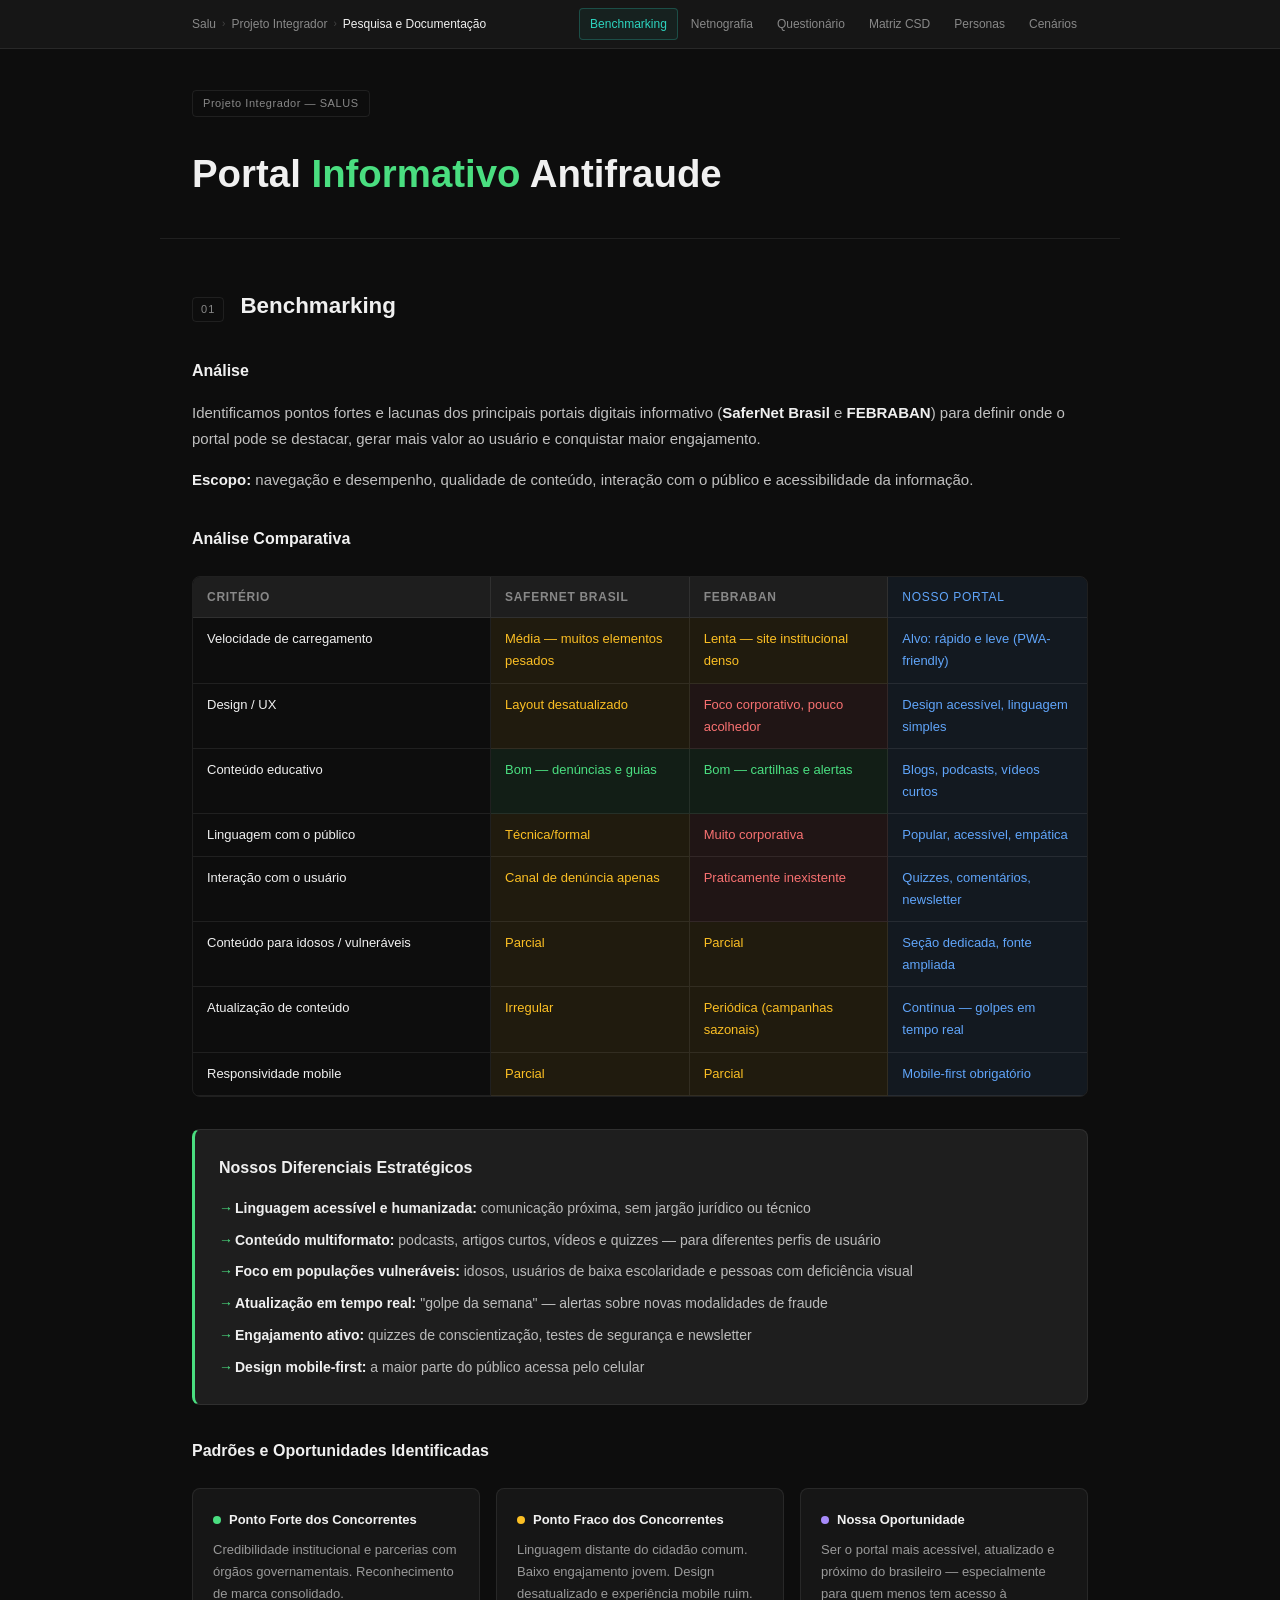
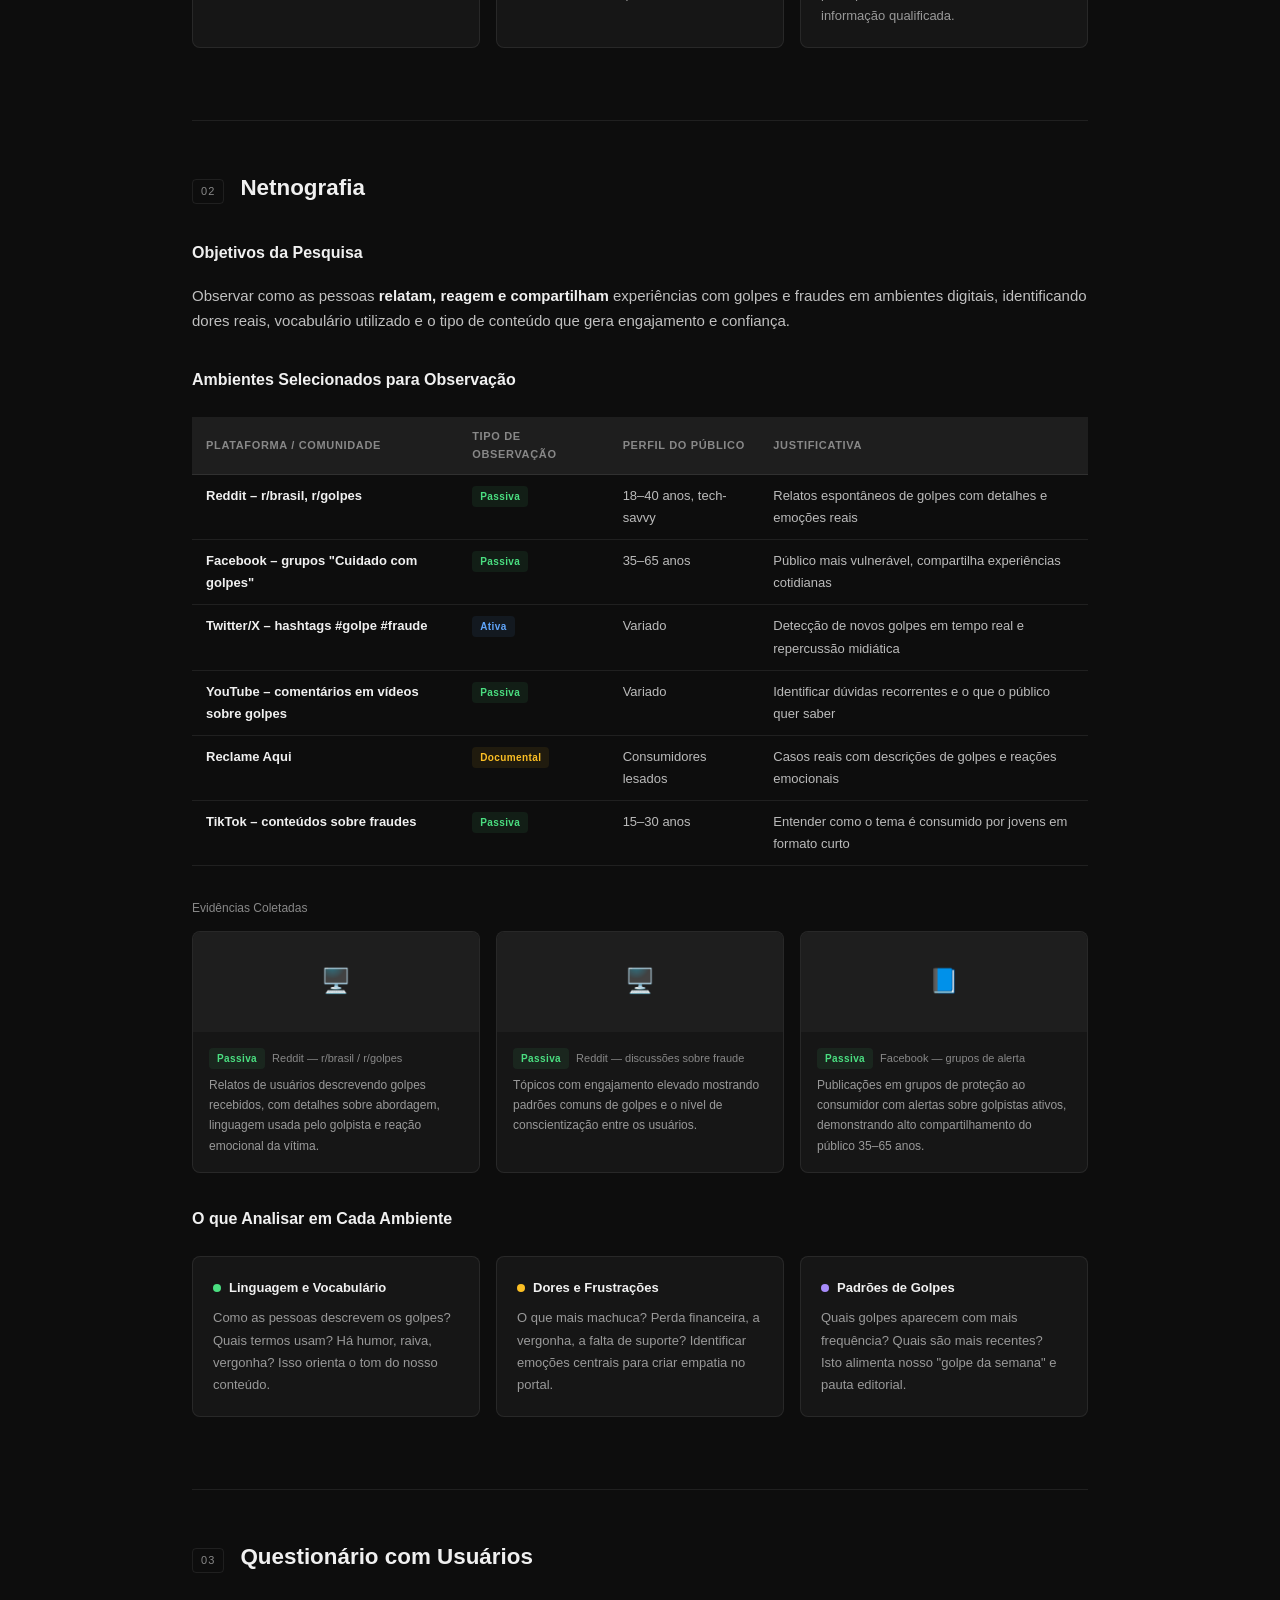
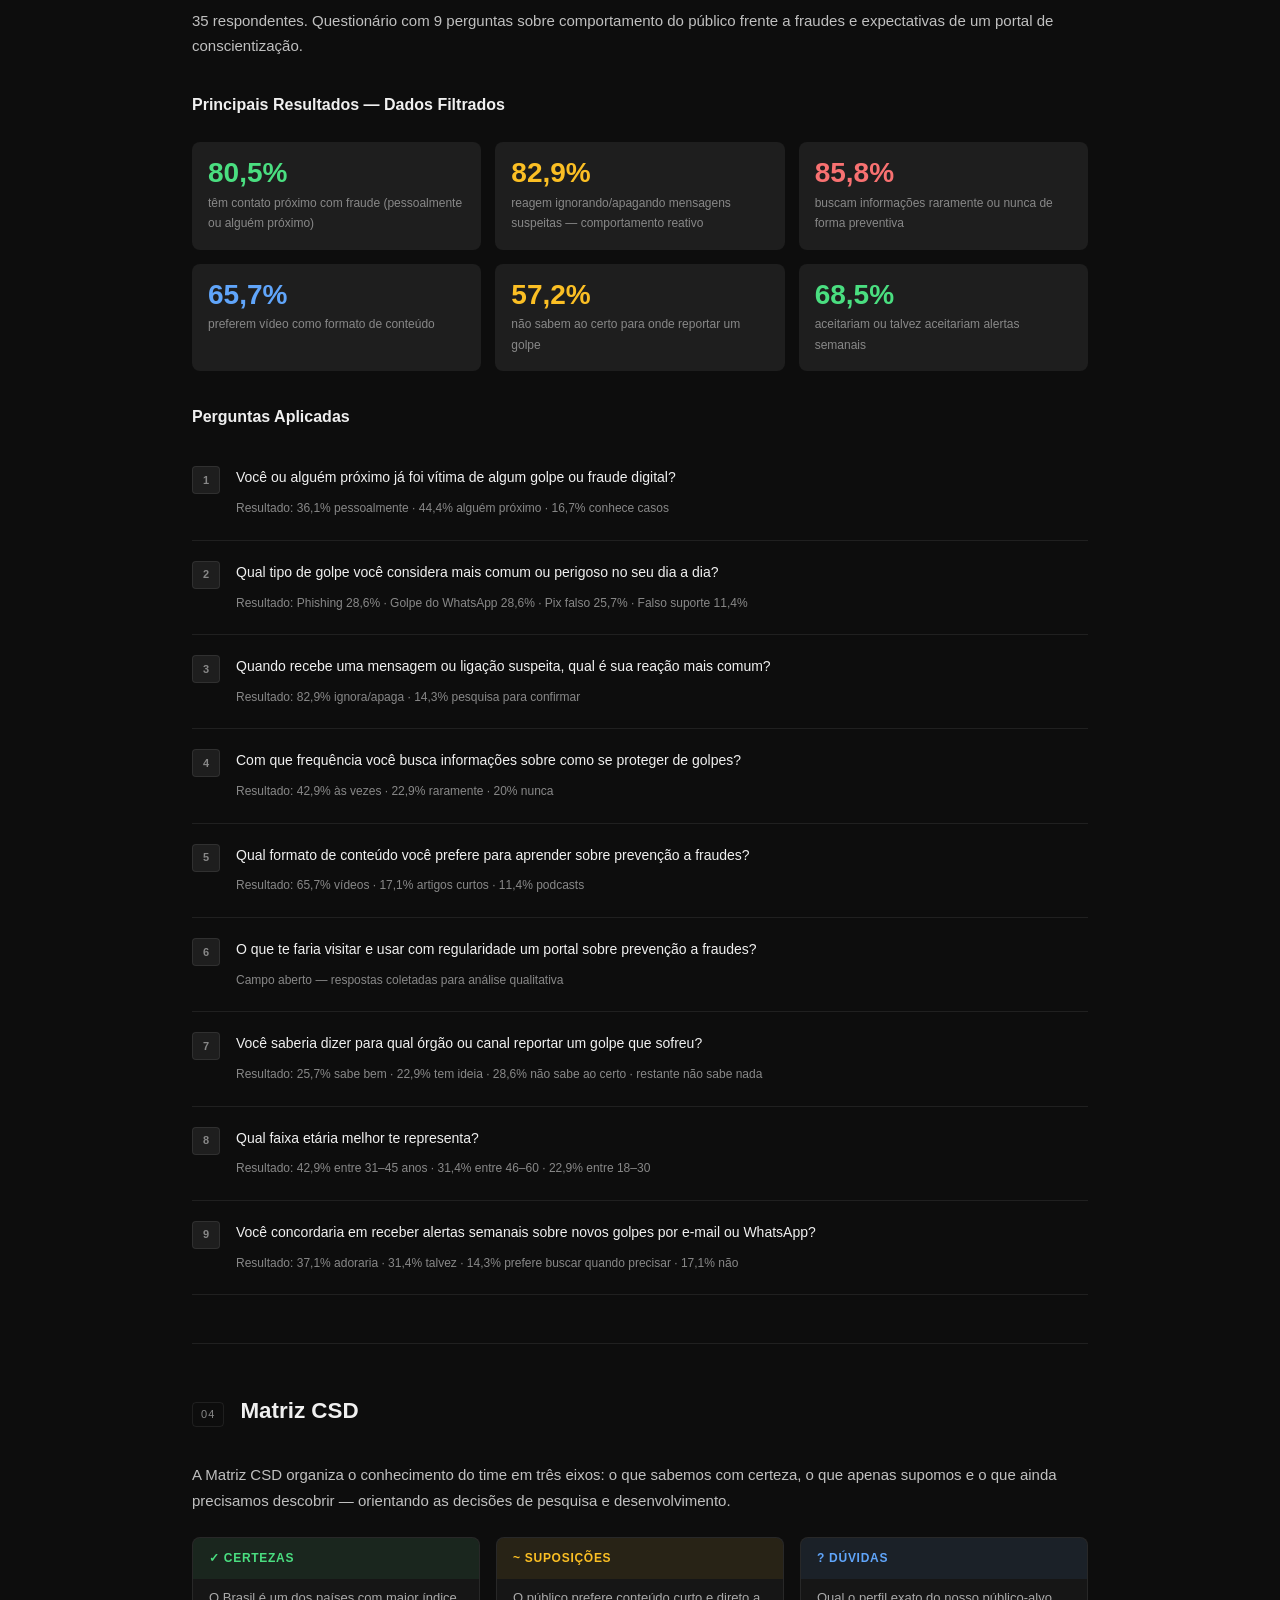
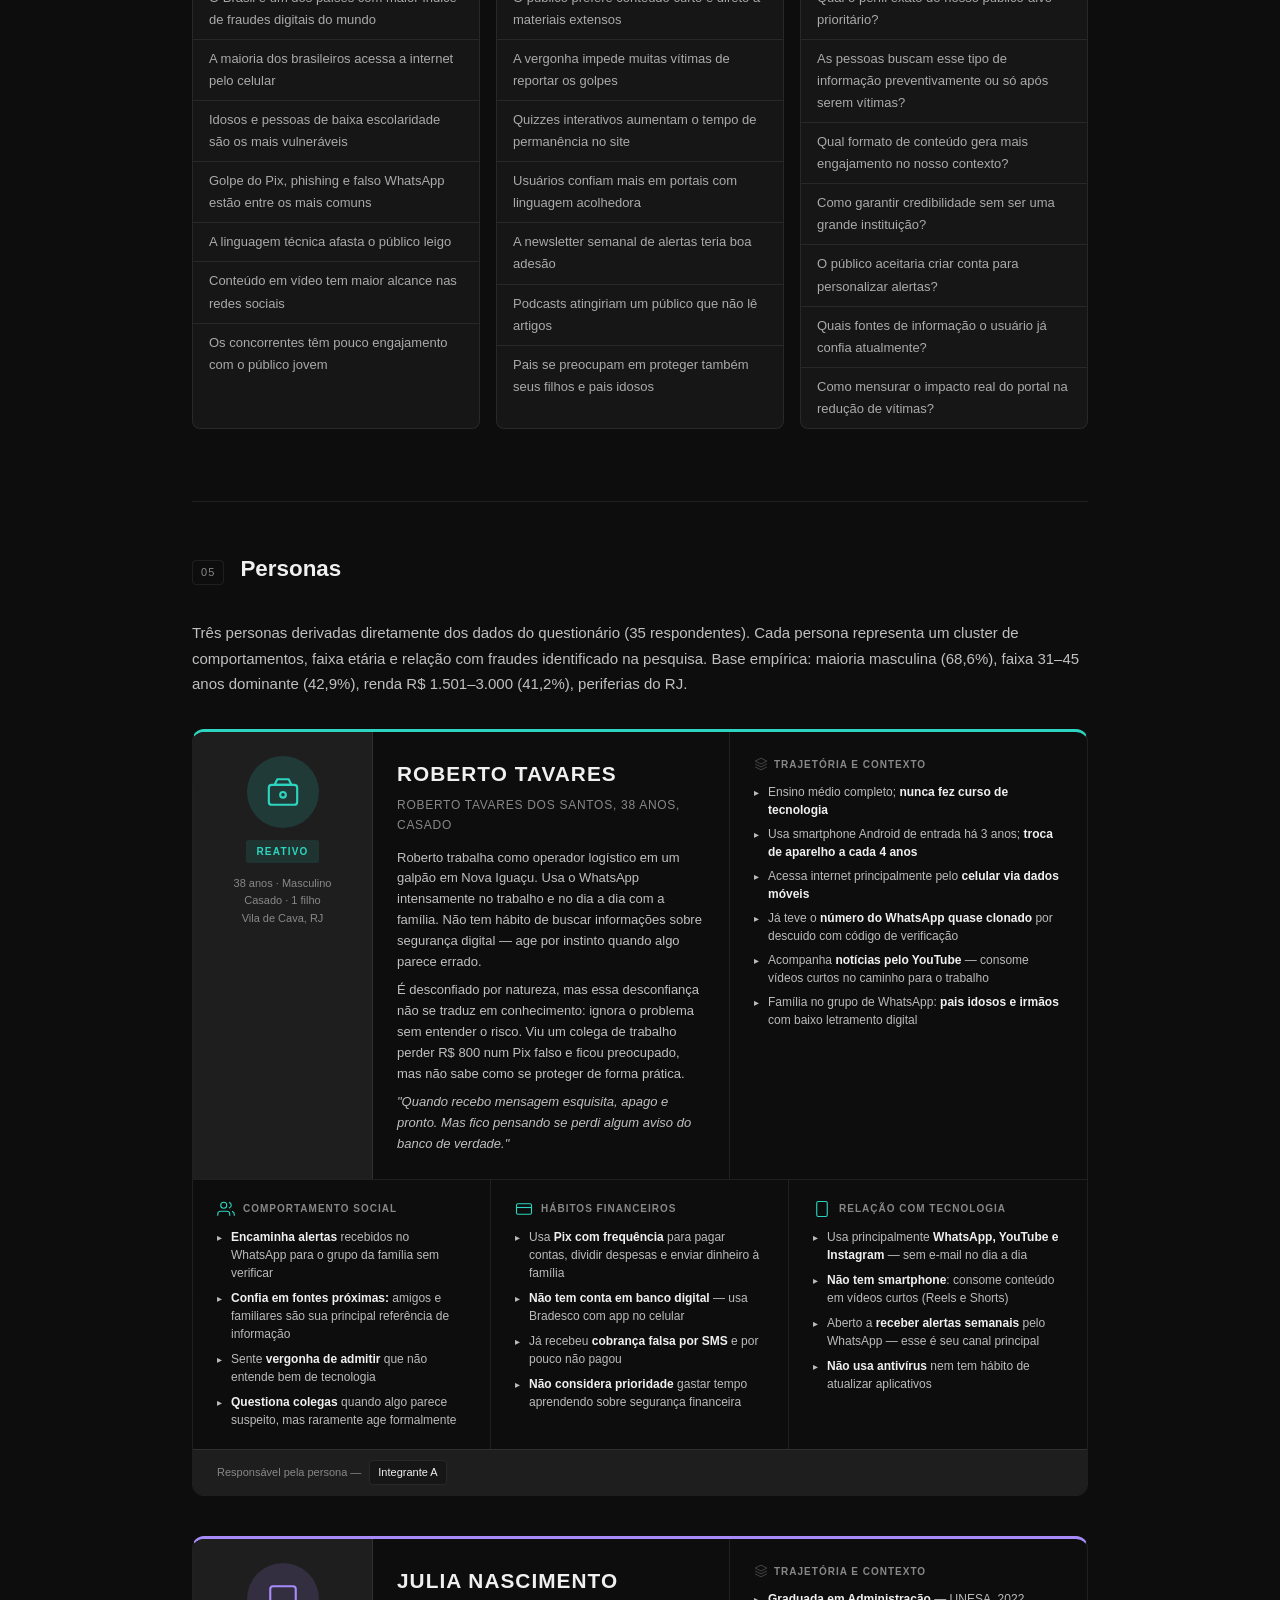
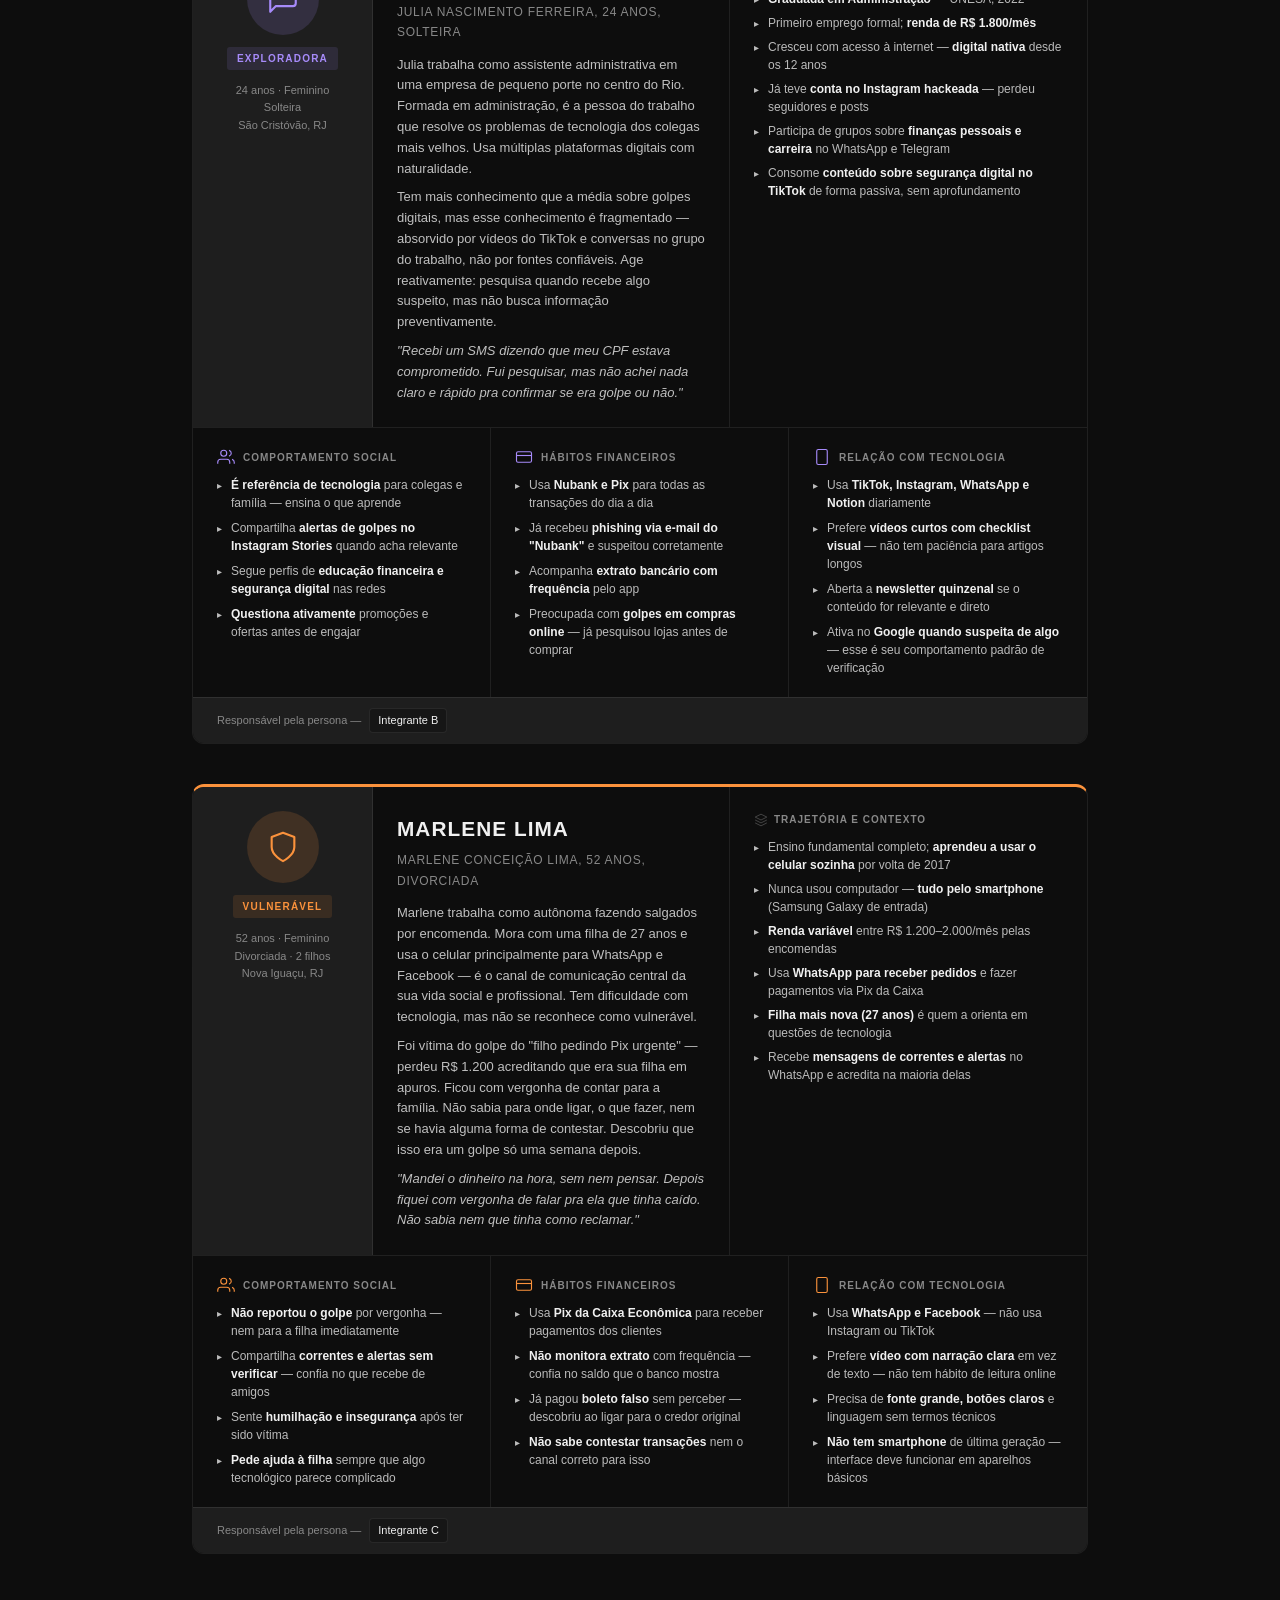
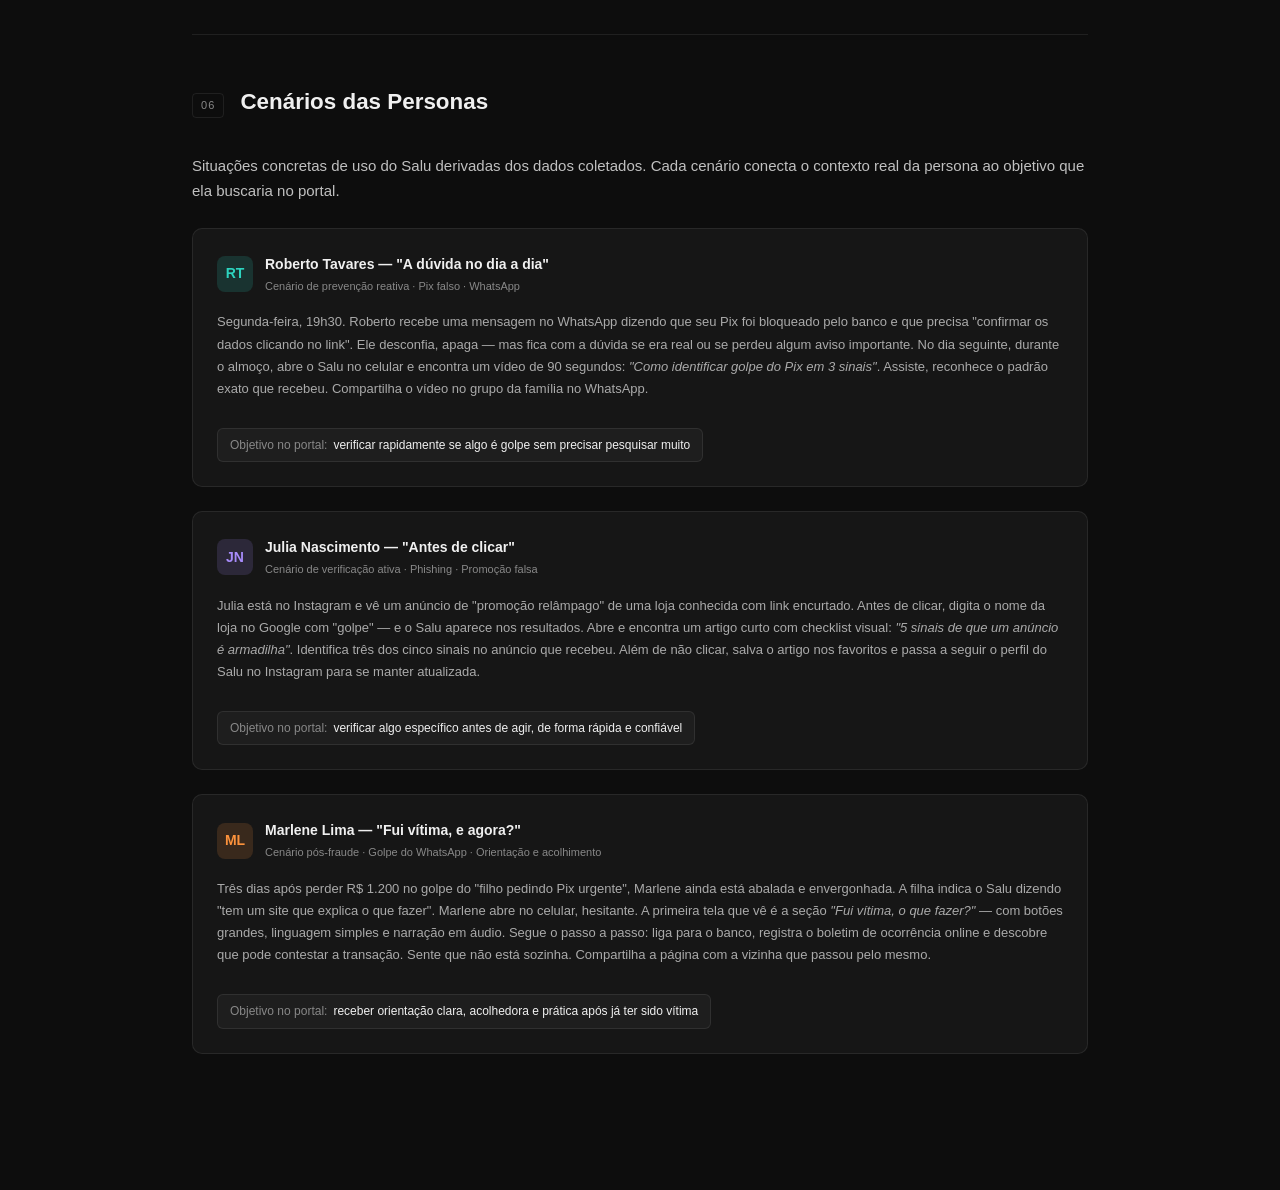
<file: docs/searches/index.html>
<!DOCTYPE html>
<html lang="pt-BR">
<head>
  <meta charset="UTF-8">
  <meta name="viewport" content="width=device-width, initial-scale=1.0">
  <title>Projeto Integrador – Portal Antifraude</title>
  <link rel="stylesheet" href="css/style.css">
</head>
<body>

<nav class="topnav">
  <div class="topnav-inner">
    <div class="breadcrumb">
      <a href="#">Salu</a>
      <span class="breadcrumb-sep">›</span>
      <a href="#">Projeto Integrador</a>
      <span class="breadcrumb-sep">›</span>
      <span class="breadcrumb-current">Pesquisa e Documentação</span>
    </div>
    <div class="nav-links">
      <a href="#benchmarking" class="nav-link">Benchmarking</a>
      <a href="#netnografia" class="nav-link">Netnografia</a>
      <a href="#questionario" class="nav-link">Questionário</a>
      <a href="#csd" class="nav-link">Matriz CSD</a>
      <a href="#personas" class="nav-link active">Personas</a>
      <a href="#cenarios" class="nav-link">Cenários</a>
    </div>
  </div>
</nav>

<header>
  <div class="tag">Projeto Integrador — SALUS</div>
  <h1>Portal <span>Informativo</span> Antifraude</h1>
</header>

<main>

  <!-- 01 BENCHMARKING -->
  <section class="section" id="benchmarking">
    <div class="section-header">
      <span class="section-num">01</span>
      <h2>Benchmarking</h2>
    </div>
    <h3>Análise</h3>
    <p>Identificamos pontos fortes e lacunas dos principais portais digitais informativo (<strong>SaferNet Brasil</strong> e <strong>FEBRABAN</strong>) para definir onde o portal pode se destacar, gerar mais valor ao usuário e conquistar maior engajamento.</p>
    <p><strong>Escopo:</strong> navegação e desempenho, qualidade de conteúdo, interação com o público e acessibilidade da informação.</p>
    <h3>Análise Comparativa</h3>
    <div class="bench-grid">
      <div class="bench-cell bench-header">Critério</div>
      <div class="bench-cell bench-header">SaferNet Brasil</div>
      <div class="bench-cell bench-header">FEBRABAN</div>
      <div class="bench-cell bench-header our bench-header">Nosso Portal</div>
      <div class="bench-cell bench-label">Velocidade de carregamento</div>
      <div class="bench-cell warn">Média — muitos elementos pesados</div>
      <div class="bench-cell warn">Lenta — site institucional denso</div>
      <div class="bench-cell our">Alvo: rápido e leve (PWA-friendly)</div>
      <div class="bench-cell bench-label">Design / UX</div>
      <div class="bench-cell warn">Layout desatualizado</div>
      <div class="bench-cell bad">Foco corporativo, pouco acolhedor</div>
      <div class="bench-cell our">Design acessível, linguagem simples</div>
      <div class="bench-cell bench-label">Conteúdo educativo</div>
      <div class="bench-cell good">Bom — denúncias e guias</div>
      <div class="bench-cell good">Bom — cartilhas e alertas</div>
      <div class="bench-cell our">Blogs, podcasts, vídeos curtos</div>
      <div class="bench-cell bench-label">Linguagem com o público</div>
      <div class="bench-cell warn">Técnica/formal</div>
      <div class="bench-cell bad">Muito corporativa</div>
      <div class="bench-cell our">Popular, acessível, empática</div>
      <div class="bench-cell bench-label">Interação com o usuário</div>
      <div class="bench-cell warn">Canal de denúncia apenas</div>
      <div class="bench-cell bad">Praticamente inexistente</div>
      <div class="bench-cell our">Quizzes, comentários, newsletter</div>
      <div class="bench-cell bench-label">Conteúdo para idosos / vulneráveis</div>
      <div class="bench-cell warn">Parcial</div>
      <div class="bench-cell warn">Parcial</div>
      <div class="bench-cell our">Seção dedicada, fonte ampliada</div>
      <div class="bench-cell bench-label">Atualização de conteúdo</div>
      <div class="bench-cell warn">Irregular</div>
      <div class="bench-cell warn">Periódica (campanhas sazonais)</div>
      <div class="bench-cell our">Contínua — golpes em tempo real</div>
      <div class="bench-cell bench-label">Responsividade mobile</div>
      <div class="bench-cell warn">Parcial</div>
      <div class="bench-cell warn">Parcial</div>
      <div class="bench-cell our">Mobile-first obrigatório</div>
    </div>
    <div class="diff-box">
      <h3>Nossos Diferenciais Estratégicos</h3>
      <ul class="diff-list">
        <li><strong>Linguagem acessível e humanizada:</strong> comunicação próxima, sem jargão jurídico ou técnico</li>
        <li><strong>Conteúdo multiformato:</strong> podcasts, artigos curtos, vídeos e quizzes — para diferentes perfis de usuário</li>
        <li><strong>Foco em populações vulneráveis:</strong> idosos, usuários de baixa escolaridade e pessoas com deficiência visual</li>
        <li><strong>Atualização em tempo real:</strong> "golpe da semana" — alertas sobre novas modalidades de fraude</li>
        <li><strong>Engajamento ativo:</strong> quizzes de conscientização, testes de segurança e newsletter</li>
        <li><strong>Design mobile-first:</strong> a maior parte do público acessa pelo celular</li>
      </ul>
    </div>
    <h3>Padrões e Oportunidades Identificadas</h3>
    <div class="card-grid">
      <div class="card">
        <div class="card-title"><span class="dot dot-green"></span>Ponto Forte dos Concorrentes</div>
        <p>Credibilidade institucional e parcerias com órgãos governamentais. Reconhecimento de marca consolidado.</p>
      </div>
      <div class="card">
        <div class="card-title"><span class="dot dot-orange"></span>Ponto Fraco dos Concorrentes</div>
        <p>Linguagem distante do cidadão comum. Baixo engajamento jovem. Design desatualizado e experiência mobile ruim.</p>
      </div>
      <div class="card">
        <div class="card-title"><span class="dot dot-purple"></span>Nossa Oportunidade</div>
        <p>Ser o portal mais acessível, atualizado e próximo do brasileiro — especialmente para quem menos tem acesso à informação qualificada.</p>
      </div>
    </div>
  </section>

  <!-- 02 NETNOGRAFIA -->
  <section class="section" id="netnografia">
    <div class="section-header">
      <span class="section-num">02</span>
      <h2>Netnografia</h2>
    </div>
    <h3>Objetivos da Pesquisa</h3>
    <p>Observar como as pessoas <strong>relatam, reagem e compartilham</strong> experiências com golpes e fraudes em ambientes digitais, identificando dores reais, vocabulário utilizado e o tipo de conteúdo que gera engajamento e confiança.</p>
    <h3>Ambientes Selecionados para Observação</h3>
    <table class="netno-table">
      <thead>
        <tr>
          <th>Plataforma / Comunidade</th>
          <th>Tipo de observação</th>
          <th>Perfil do público</th>
          <th>Justificativa</th>
        </tr>
      </thead>
      <tbody>
        <tr>
          <td><strong>Reddit – r/brasil, r/golpes</strong></td>
          <td><span class="badge badge-green">Passiva</span></td>
          <td>18–40 anos, tech-savvy</td>
          <td>Relatos espontâneos de golpes com detalhes e emoções reais</td>
        </tr>
        <tr>
          <td><strong>Facebook – grupos "Cuidado com golpes"</strong></td>
          <td><span class="badge badge-green">Passiva</span></td>
          <td>35–65 anos</td>
          <td>Público mais vulnerável, compartilha experiências cotidianas</td>
        </tr>
        <tr>
          <td><strong>Twitter/X – hashtags #golpe #fraude</strong></td>
          <td><span class="badge badge-blue">Ativa</span></td>
          <td>Variado</td>
          <td>Detecção de novos golpes em tempo real e repercussão midiática</td>
        </tr>
        <tr>
          <td><strong>YouTube – comentários em vídeos sobre golpes</strong></td>
          <td><span class="badge badge-green">Passiva</span></td>
          <td>Variado</td>
          <td>Identificar dúvidas recorrentes e o que o público quer saber</td>
        </tr>
        <tr>
          <td><strong>Reclame Aqui</strong></td>
          <td><span class="badge badge-orange">Documental</span></td>
          <td>Consumidores lesados</td>
          <td>Casos reais com descrições de golpes e reações emocionais</td>
        </tr>
        <tr>
          <td><strong>TikTok – conteúdos sobre fraudes</strong></td>
          <td><span class="badge badge-green">Passiva</span></td>
          <td>15–30 anos</td>
          <td>Entender como o tema é consumido por jovens em formato curto</td>
        </tr>
      </tbody>
    </table>
    <div class="evidencias">
      <p class="evidencias-label">Evidências Coletadas</p>
      <div class="evidencias-grid">
        <div class="evidencia-card">
          <div class="evidencia-img"><span>🖥️</span></div>
          <div class="evidencia-body">
            <div class="evidencia-platform"><span class="badge badge-green">Passiva</span> Reddit — r/brasil / r/golpes</div>
            <p class="evidencia-desc">Relatos de usuários descrevendo golpes recebidos, com detalhes sobre abordagem, linguagem usada pelo golpista e reação emocional da vítima.</p>
          </div>
        </div>
        <div class="evidencia-card">
          <div class="evidencia-img"><span>🖥️</span></div>
          <div class="evidencia-body">
            <div class="evidencia-platform"><span class="badge badge-green">Passiva</span> Reddit — discussões sobre fraude</div>
            <p class="evidencia-desc">Tópicos com engajamento elevado mostrando padrões comuns de golpes e o nível de conscientização entre os usuários.</p>
          </div>
        </div>
        <div class="evidencia-card">
          <div class="evidencia-img"><span>📘</span></div>
          <div class="evidencia-body">
            <div class="evidencia-platform"><span class="badge badge-green">Passiva</span> Facebook — grupos de alerta</div>
            <p class="evidencia-desc">Publicações em grupos de proteção ao consumidor com alertas sobre golpistas ativos, demonstrando alto compartilhamento do público 35–65 anos.</p>
          </div>
        </div>
      </div>
    </div>
    <h3>O que Analisar em Cada Ambiente</h3>
    <div class="card-grid">
      <div class="card">
        <div class="card-title"><span class="dot dot-green"></span>Linguagem e Vocabulário</div>
        <p>Como as pessoas descrevem os golpes? Quais termos usam? Há humor, raiva, vergonha? Isso orienta o tom do nosso conteúdo.</p>
      </div>
      <div class="card">
        <div class="card-title"><span class="dot dot-orange"></span>Dores e Frustrações</div>
        <p>O que mais machuca? Perda financeira, a vergonha, a falta de suporte? Identificar emoções centrais para criar empatia no portal.</p>
      </div>
      <div class="card">
        <div class="card-title"><span class="dot dot-purple"></span>Padrões de Golpes</div>
        <p>Quais golpes aparecem com mais frequência? Quais são mais recentes? Isto alimenta nosso "golpe da semana" e pauta editorial.</p>
      </div>
    </div>
  </section>

  <!-- 03 QUESTIONÁRIO -->
  <section class="section" id="questionario">
    <div class="section-header">
      <span class="section-num">03</span>
      <h2>Questionário com Usuários</h2>
    </div>
    <p>35 respondentes. Questionário com 9 perguntas sobre comportamento do público frente a fraudes e expectativas de um portal de conscientização.</p>

    <h3>Principais Resultados — Dados Filtrados</h3>
    <div class="dados-grid">
      <div class="dado-card"><div class="dado-num green">80,5%</div><div class="dado-label">têm contato próximo com fraude (pessoalmente ou alguém próximo)</div></div>
      <div class="dado-card"><div class="dado-num amber">82,9%</div><div class="dado-label">reagem ignorando/apagando mensagens suspeitas — comportamento reativo</div></div>
      <div class="dado-card"><div class="dado-num red">85,8%</div><div class="dado-label">buscam informações raramente ou nunca de forma preventiva</div></div>
      <div class="dado-card"><div class="dado-num blue">65,7%</div><div class="dado-label">preferem vídeo como formato de conteúdo</div></div>
      <div class="dado-card"><div class="dado-num amber">57,2%</div><div class="dado-label">não sabem ao certo para onde reportar um golpe</div></div>
      <div class="dado-card"><div class="dado-num green">68,5%</div><div class="dado-label">aceitariam ou talvez aceitariam alertas semanais</div></div>
    </div>

    <h3>Perguntas Aplicadas</h3>
    <ul class="q-list">
      <li class="q-item">
        <span class="q-num"></span>
        <div>
          <div class="q-text">Você ou alguém próximo já foi vítima de algum golpe ou fraude digital?</div>
          <span class="q-type">Resultado: 36,1% pessoalmente · 44,4% alguém próximo · 16,7% conhece casos</span>
        </div>
      </li>
      <li class="q-item">
        <span class="q-num"></span>
        <div>
          <div class="q-text">Qual tipo de golpe você considera mais comum ou perigoso no seu dia a dia?</div>
          <span class="q-type">Resultado: Phishing 28,6% · Golpe do WhatsApp 28,6% · Pix falso 25,7% · Falso suporte 11,4%</span>
        </div>
      </li>
      <li class="q-item">
        <span class="q-num"></span>
        <div>
          <div class="q-text">Quando recebe uma mensagem ou ligação suspeita, qual é sua reação mais comum?</div>
          <span class="q-type">Resultado: 82,9% ignora/apaga · 14,3% pesquisa para confirmar</span>
        </div>
      </li>
      <li class="q-item">
        <span class="q-num"></span>
        <div>
          <div class="q-text">Com que frequência você busca informações sobre como se proteger de golpes?</div>
          <span class="q-type">Resultado: 42,9% às vezes · 22,9% raramente · 20% nunca</span>
        </div>
      </li>
      <li class="q-item">
        <span class="q-num"></span>
        <div>
          <div class="q-text">Qual formato de conteúdo você prefere para aprender sobre prevenção a fraudes?</div>
          <span class="q-type">Resultado: 65,7% vídeos · 17,1% artigos curtos · 11,4% podcasts</span>
        </div>
      </li>
      <li class="q-item">
        <span class="q-num"></span>
        <div>
          <div class="q-text">O que te faria visitar e usar com regularidade um portal sobre prevenção a fraudes?</div>
          <span class="q-type">Campo aberto — respostas coletadas para análise qualitativa</span>
        </div>
      </li>
      <li class="q-item">
        <span class="q-num"></span>
        <div>
          <div class="q-text">Você saberia dizer para qual órgão ou canal reportar um golpe que sofreu?</div>
          <span class="q-type">Resultado: 25,7% sabe bem · 22,9% tem ideia · 28,6% não sabe ao certo · restante não sabe nada</span>
        </div>
      </li>
      <li class="q-item">
        <span class="q-num"></span>
        <div>
          <div class="q-text">Qual faixa etária melhor te representa?</div>
          <span class="q-type">Resultado: 42,9% entre 31–45 anos · 31,4% entre 46–60 · 22,9% entre 18–30</span>
        </div>
      </li>
      <li class="q-item">
        <span class="q-num"></span>
        <div>
          <div class="q-text">Você concordaria em receber alertas semanais sobre novos golpes por e-mail ou WhatsApp?</div>
          <span class="q-type">Resultado: 37,1% adoraria · 31,4% talvez · 14,3% prefere buscar quando precisar · 17,1% não</span>
        </div>
      </li>
    </ul>
  </section>

  <!-- 04 MATRIZ CSD -->
  <section class="section" id="csd">
    <div class="section-header">
      <span class="section-num">04</span>
      <h2>Matriz CSD</h2>
    </div>
    <p>A Matriz CSD organiza o conhecimento do time em três eixos: o que sabemos com certeza, o que apenas supomos e o que ainda precisamos descobrir — orientando as decisões de pesquisa e desenvolvimento.</p>
    <div class="csd-grid">
      <div class="csd-col">
        <div class="csd-header cert">✓ Certezas</div>
        <div class="csd-item">O Brasil é um dos países com maior índice de fraudes digitais do mundo</div>
        <div class="csd-item">A maioria dos brasileiros acessa a internet pelo celular</div>
        <div class="csd-item">Idosos e pessoas de baixa escolaridade são os mais vulneráveis</div>
        <div class="csd-item">Golpe do Pix, phishing e falso WhatsApp estão entre os mais comuns</div>
        <div class="csd-item">A linguagem técnica afasta o público leigo</div>
        <div class="csd-item">Conteúdo em vídeo tem maior alcance nas redes sociais</div>
        <div class="csd-item">Os concorrentes têm pouco engajamento com o público jovem</div>
      </div>
      <div class="csd-col">
        <div class="csd-header supo">~ Suposições</div>
        <div class="csd-item">O público prefere conteúdo curto e direto a materiais extensos</div>
        <div class="csd-item">A vergonha impede muitas vítimas de reportar os golpes</div>
        <div class="csd-item">Quizzes interativos aumentam o tempo de permanência no site</div>
        <div class="csd-item">Usuários confiam mais em portais com linguagem acolhedora</div>
        <div class="csd-item">A newsletter semanal de alertas teria boa adesão</div>
        <div class="csd-item">Podcasts atingiriam um público que não lê artigos</div>
        <div class="csd-item">Pais se preocupam em proteger também seus filhos e pais idosos</div>
      </div>
      <div class="csd-col">
        <div class="csd-header duv">? Dúvidas</div>
        <div class="csd-item">Qual o perfil exato do nosso público-alvo prioritário?</div>
        <div class="csd-item">As pessoas buscam esse tipo de informação preventivamente ou só após serem vítimas?</div>
        <div class="csd-item">Qual formato de conteúdo gera mais engajamento no nosso contexto?</div>
        <div class="csd-item">Como garantir credibilidade sem ser uma grande instituição?</div>
        <div class="csd-item">O público aceitaria criar conta para personalizar alertas?</div>
        <div class="csd-item">Quais fontes de informação o usuário já confia atualmente?</div>
        <div class="csd-item">Como mensurar o impacto real do portal na redução de vítimas?</div>
      </div>
    </div>
  </section>

  <!-- 05 PERSONAS -->
  <section class="section" id="personas">
    <div class="section-header">
      <span class="section-num">05</span>
      <h2>Personas</h2>
    </div>
    <p>Três personas derivadas diretamente dos dados do questionário (35 respondentes). Cada persona representa um cluster de comportamentos, faixa etária e relação com fraudes identificado na pesquisa. Base empírica: maioria masculina (68,6%), faixa 31–45 anos dominante (42,9%), renda R$ 1.501–3.000 (41,2%), periferias do RJ.</p>

    <!-- ——— PERSONA 1 ——— -->
    <div class="persona-doc pd-teal">
      <div class="pd-top">
        <div class="pd-identity">
          <div class="pd-icon-wrap pdi-teal">
            <svg viewBox="0 0 24 24" fill="none" stroke="#2dd4bf" stroke-width="1.5" stroke-linecap="round" stroke-linejoin="round">
              <path d="M20 7H4a2 2 0 0 0-2 2v10a2 2 0 0 0 2 2h16a2 2 0 0 0 2-2V9a2 2 0 0 0-2-2z"/><path d="M16 3H8l-2 4h12l-2-4z"/><circle cx="12" cy="14" r="2"/>
            </svg>
          </div>
          <span class="pd-archetype arch-teal">Reativo</span>
          <div class="pd-meta">38 anos · Masculino<br>Casado · 1 filho<br>Vila de Cava, RJ</div>
        </div>
        <div class="pd-bio">
          <div class="pd-persona-name">Roberto Tavares</div>
          <div class="pd-persona-sub">Roberto Tavares dos Santos, 38 anos, casado</div>
          <p>Roberto trabalha como operador logístico em um galpão em Nova Iguaçu. Usa o WhatsApp intensamente no trabalho e no dia a dia com a família. Não tem hábito de buscar informações sobre segurança digital — age por instinto quando algo parece errado.</p>
          <p>É desconfiado por natureza, mas essa desconfiança não se traduz em conhecimento: ignora o problema sem entender o risco. Viu um colega de trabalho perder R$ 800 num Pix falso e ficou preocupado, mas não sabe como se proteger de forma prática.</p>
          <p><em>"Quando recebo mensagem esquisita, apago e pronto. Mas fico pensando se perdi algum aviso do banco de verdade."</em></p>
        </div>
        <div class="pd-traj">
          <div class="pd-traj-title">
            <svg viewBox="0 0 24 24" fill="none" stroke="currentColor" stroke-width="1.5"><path d="M12 2L2 7l10 5 10-5-10-5z"/><path d="M2 17l10 5 10-5"/><path d="M2 12l10 5 10-5"/></svg>
            Trajetória e contexto
          </div>
          <ul>
            <li>Ensino médio completo; <strong>nunca fez curso de tecnologia</strong></li>
            <li>Usa smartphone Android de entrada há 3 anos; <strong>troca de aparelho a cada 4 anos</strong></li>
            <li>Acessa internet principalmente pelo <strong>celular via dados móveis</strong></li>
            <li>Já teve o <strong>número do WhatsApp quase clonado</strong> por descuido com código de verificação</li>
            <li>Acompanha <strong>notícias pelo YouTube</strong> — consome vídeos curtos no caminho para o trabalho</li>
            <li>Família no grupo de WhatsApp: <strong>pais idosos e irmãos</strong> com baixo letramento digital</li>
          </ul>
        </div>
      </div>
      <div class="pd-bottom">
        <div class="pd-col">
          <div class="pd-col-title">
            <svg viewBox="0 0 24 24" fill="none" stroke="#2dd4bf" stroke-width="1.5"><path d="M17 21v-2a4 4 0 0 0-4-4H5a4 4 0 0 0-4 4v2"/><circle cx="9" cy="7" r="4"/><path d="M23 21v-2a4 4 0 0 0-3-3.87"/><path d="M16 3.13a4 4 0 0 1 0 7.75"/></svg>
            Comportamento social
          </div>
          <ul>
            <li><strong>Encaminha alertas</strong> recebidos no WhatsApp para o grupo da família sem verificar</li>
            <li><strong>Confia em fontes próximas:</strong> amigos e familiares são sua principal referência de informação</li>
            <li>Sente <strong>vergonha de admitir</strong> que não entende bem de tecnologia</li>
            <li><strong>Questiona colegas</strong> quando algo parece suspeito, mas raramente age formalmente</li>
          </ul>
        </div>
        <div class="pd-col">
          <div class="pd-col-title">
            <svg viewBox="0 0 24 24" fill="none" stroke="#2dd4bf" stroke-width="1.5"><rect x="2" y="5" width="20" height="14" rx="2"/><path d="M2 10h20"/></svg>
            Hábitos financeiros
          </div>
          <ul>
            <li>Usa <strong>Pix com frequência</strong> para pagar contas, dividir despesas e enviar dinheiro à família</li>
            <li><strong>Não tem conta em banco digital</strong> — usa Bradesco com app no celular</li>
            <li>Já recebeu <strong>cobrança falsa por SMS</strong> e por pouco não pagou</li>
            <li><strong>Não considera prioridade</strong> gastar tempo aprendendo sobre segurança financeira</li>
          </ul>
        </div>
        <div class="pd-col">
          <div class="pd-col-title">
            <svg viewBox="0 0 24 24" fill="none" stroke="#2dd4bf" stroke-width="1.5"><rect x="5" y="2" width="14" height="20" rx="2"/><path d="M12 18h.01"/></svg>
            Relação com tecnologia
          </div>
          <ul>
            <li>Usa principalmente <strong>WhatsApp, YouTube e Instagram</strong> — sem e-mail no dia a dia</li>
            <li><strong>Não tem smartphone</strong>: consome conteúdo em vídeos curtos (Reels e Shorts)</li>
            <li>Aberto a <strong>receber alertas semanais</strong> pelo WhatsApp — esse é seu canal principal</li>
            <li><strong>Não usa antivírus</strong> nem tem hábito de atualizar aplicativos</li>
          </ul>
        </div>
      </div>
      <div class="pd-footer">Responsável pela persona — <span class="mchip">Integrante A</span></div>
    </div>

    <!-- ——— PERSONA 2 ——— -->
    <div class="persona-doc pd-purple">
      <div class="pd-top">
        <div class="pd-identity">
          <div class="pd-icon-wrap pdi-purple">
            <svg viewBox="0 0 24 24" fill="none" stroke="#a78bfa" stroke-width="1.5" stroke-linecap="round" stroke-linejoin="round">
              <path d="M21 15a2 2 0 0 1-2 2H7l-4 4V5a2 2 0 0 1 2-2h14a2 2 0 0 1 2 2z"/>
            </svg>
          </div>
          <span class="pd-archetype arch-purple">Exploradora</span>
          <div class="pd-meta">24 anos · Feminino<br>Solteira<br>São Cristóvão, RJ</div>
        </div>
        <div class="pd-bio">
          <div class="pd-persona-name">Julia Nascimento</div>
          <div class="pd-persona-sub">Julia Nascimento Ferreira, 24 anos, solteira</div>
          <p>Julia trabalha como assistente administrativa em uma empresa de pequeno porte no centro do Rio. Formada em administração, é a pessoa do trabalho que resolve os problemas de tecnologia dos colegas mais velhos. Usa múltiplas plataformas digitais com naturalidade.</p>
          <p>Tem mais conhecimento que a média sobre golpes digitais, mas esse conhecimento é fragmentado — absorvido por vídeos do TikTok e conversas no grupo do trabalho, não por fontes confiáveis. Age reativamente: pesquisa quando recebe algo suspeito, mas não busca informação preventivamente.</p>
          <p><em>"Recebi um SMS dizendo que meu CPF estava comprometido. Fui pesquisar, mas não achei nada claro e rápido pra confirmar se era golpe ou não."</em></p>
        </div>
        <div class="pd-traj">
          <div class="pd-traj-title">
            <svg viewBox="0 0 24 24" fill="none" stroke="currentColor" stroke-width="1.5"><path d="M12 2L2 7l10 5 10-5-10-5z"/><path d="M2 17l10 5 10-5"/><path d="M2 12l10 5 10-5"/></svg>
            Trajetória e contexto
          </div>
          <ul>
            <li><strong>Graduada em Administração</strong> — UNESA, 2022</li>
            <li>Primeiro emprego formal; <strong>renda de R$ 1.800/mês</strong></li>
            <li>Cresceu com acesso à internet — <strong>digital nativa</strong> desde os 12 anos</li>
            <li>Já teve <strong>conta no Instagram hackeada</strong> — perdeu seguidores e posts</li>
            <li>Participa de grupos sobre <strong>finanças pessoais e carreira</strong> no WhatsApp e Telegram</li>
            <li>Consome <strong>conteúdo sobre segurança digital no TikTok</strong> de forma passiva, sem aprofundamento</li>
          </ul>
        </div>
      </div>
      <div class="pd-bottom">
        <div class="pd-col">
          <div class="pd-col-title">
            <svg viewBox="0 0 24 24" fill="none" stroke="#a78bfa" stroke-width="1.5"><path d="M17 21v-2a4 4 0 0 0-4-4H5a4 4 0 0 0-4 4v2"/><circle cx="9" cy="7" r="4"/><path d="M23 21v-2a4 4 0 0 0-3-3.87"/><path d="M16 3.13a4 4 0 0 1 0 7.75"/></svg>
            Comportamento social
          </div>
          <ul>
            <li><strong>É referência de tecnologia</strong> para colegas e família — ensina o que aprende</li>
            <li>Compartilha <strong>alertas de golpes no Instagram Stories</strong> quando acha relevante</li>
            <li>Segue perfis de <strong>educação financeira e segurança digital</strong> nas redes</li>
            <li><strong>Questiona ativamente</strong> promoções e ofertas antes de engajar</li>
          </ul>
        </div>
        <div class="pd-col">
          <div class="pd-col-title">
            <svg viewBox="0 0 24 24" fill="none" stroke="#a78bfa" stroke-width="1.5"><rect x="2" y="5" width="20" height="14" rx="2"/><path d="M2 10h20"/></svg>
            Hábitos financeiros
          </div>
          <ul>
            <li>Usa <strong>Nubank e Pix</strong> para todas as transações do dia a dia</li>
            <li>Já recebeu <strong>phishing via e-mail do "Nubank"</strong> e suspeitou corretamente</li>
            <li>Acompanha <strong>extrato bancário com frequência</strong> pelo app</li>
            <li>Preocupada com <strong>golpes em compras online</strong> — já pesquisou lojas antes de comprar</li>
          </ul>
        </div>
        <div class="pd-col">
          <div class="pd-col-title">
            <svg viewBox="0 0 24 24" fill="none" stroke="#a78bfa" stroke-width="1.5"><rect x="5" y="2" width="14" height="20" rx="2"/><path d="M12 18h.01"/></svg>
            Relação com tecnologia
          </div>
          <ul>
            <li>Usa <strong>TikTok, Instagram, WhatsApp e Notion</strong> diariamente</li>
            <li>Prefere <strong>vídeos curtos com checklist visual</strong> — não tem paciência para artigos longos</li>
            <li>Aberta a <strong>newsletter quinzenal</strong> se o conteúdo for relevante e direto</li>
            <li>Ativa no <strong>Google quando suspeita de algo</strong> — esse é seu comportamento padrão de verificação</li>
          </ul>
        </div>
      </div>
      <div class="pd-footer">Responsável pela persona — <span class="mchip">Integrante B</span></div>
    </div>

    <!-- ——— PERSONA 3 ——— -->
    <div class="persona-doc pd-coral">
      <div class="pd-top">
        <div class="pd-identity">
          <div class="pd-icon-wrap pdi-coral">
            <svg viewBox="0 0 24 24" fill="none" stroke="#fb923c" stroke-width="1.5" stroke-linecap="round" stroke-linejoin="round">
              <path d="M12 22s8-4 8-10V5l-8-3-8 3v7c0 6 8 10 8 10z"/>
            </svg>
          </div>
          <span class="pd-archetype arch-coral">Vulnerável</span>
          <div class="pd-meta">52 anos · Feminino<br>Divorciada · 2 filhos<br>Nova Iguaçu, RJ</div>
        </div>
        <div class="pd-bio">
          <div class="pd-persona-name">Marlene Lima</div>
          <div class="pd-persona-sub">Marlene Conceição Lima, 52 anos, divorciada</div>
          <p>Marlene trabalha como autônoma fazendo salgados por encomenda. Mora com uma filha de 27 anos e usa o celular principalmente para WhatsApp e Facebook — é o canal de comunicação central da sua vida social e profissional. Tem dificuldade com tecnologia, mas não se reconhece como vulnerável.</p>
          <p>Foi vítima do golpe do "filho pedindo Pix urgente" — perdeu R$ 1.200 acreditando que era sua filha em apuros. Ficou com vergonha de contar para a família. Não sabia para onde ligar, o que fazer, nem se havia alguma forma de contestar. Descobriu que isso era um golpe só uma semana depois.</p>
          <p><em>"Mandei o dinheiro na hora, sem nem pensar. Depois fiquei com vergonha de falar pra ela que tinha caído. Não sabia nem que tinha como reclamar."</em></p>
        </div>
        <div class="pd-traj">
          <div class="pd-traj-title">
            <svg viewBox="0 0 24 24" fill="none" stroke="currentColor" stroke-width="1.5"><path d="M12 2L2 7l10 5 10-5-10-5z"/><path d="M2 17l10 5 10-5"/><path d="M2 12l10 5 10-5"/></svg>
            Trajetória e contexto
          </div>
          <ul>
            <li>Ensino fundamental completo; <strong>aprendeu a usar o celular sozinha</strong> por volta de 2017</li>
            <li>Nunca usou computador — <strong>tudo pelo smartphone</strong> (Samsung Galaxy de entrada)</li>
            <li><strong>Renda variável</strong> entre R$ 1.200–2.000/mês pelas encomendas</li>
            <li>Usa <strong>WhatsApp para receber pedidos</strong> e fazer pagamentos via Pix da Caixa</li>
            <li><strong>Filha mais nova (27 anos)</strong> é quem a orienta em questões de tecnologia</li>
            <li>Recebe <strong>mensagens de correntes e alertas</strong> no WhatsApp e acredita na maioria delas</li>
          </ul>
        </div>
      </div>
      <div class="pd-bottom">
        <div class="pd-col">
          <div class="pd-col-title">
            <svg viewBox="0 0 24 24" fill="none" stroke="#fb923c" stroke-width="1.5"><path d="M17 21v-2a4 4 0 0 0-4-4H5a4 4 0 0 0-4 4v2"/><circle cx="9" cy="7" r="4"/><path d="M23 21v-2a4 4 0 0 0-3-3.87"/><path d="M16 3.13a4 4 0 0 1 0 7.75"/></svg>
            Comportamento social
          </div>
          <ul>
            <li><strong>Não reportou o golpe</strong> por vergonha — nem para a filha imediatamente</li>
            <li>Compartilha <strong>correntes e alertas sem verificar</strong> — confia no que recebe de amigos</li>
            <li>Sente <strong>humilhação e insegurança</strong> após ter sido vítima</li>
            <li><strong>Pede ajuda à filha</strong> sempre que algo tecnológico parece complicado</li>
          </ul>
        </div>
        <div class="pd-col">
          <div class="pd-col-title">
            <svg viewBox="0 0 24 24" fill="none" stroke="#fb923c" stroke-width="1.5"><rect x="2" y="5" width="20" height="14" rx="2"/><path d="M2 10h20"/></svg>
            Hábitos financeiros
          </div>
          <ul>
            <li>Usa <strong>Pix da Caixa Econômica</strong> para receber pagamentos dos clientes</li>
            <li><strong>Não monitora extrato</strong> com frequência — confia no saldo que o banco mostra</li>
            <li>Já pagou <strong>boleto falso</strong> sem perceber — descobriu ao ligar para o credor original</li>
            <li><strong>Não sabe contestar transações</strong> nem o canal correto para isso</li>
          </ul>
        </div>
        <div class="pd-col">
          <div class="pd-col-title">
            <svg viewBox="0 0 24 24" fill="none" stroke="#fb923c" stroke-width="1.5"><rect x="5" y="2" width="14" height="20" rx="2"/><path d="M12 18h.01"/></svg>
            Relação com tecnologia
          </div>
          <ul>
            <li>Usa <strong>WhatsApp e Facebook</strong> — não usa Instagram ou TikTok</li>
            <li>Prefere <strong>vídeo com narração clara</strong> em vez de texto — não tem hábito de leitura online</li>
            <li>Precisa de <strong>fonte grande, botões claros</strong> e linguagem sem termos técnicos</li>
            <li><strong>Não tem smartphone</strong> de última geração — interface deve funcionar em aparelhos básicos</li>
          </ul>
        </div>
      </div>
      <div class="pd-footer">Responsável pela persona — <span class="mchip">Integrante C</span></div>
    </div>

  </section>

  <!-- 06 CENÁRIOS -->
  <section class="section" id="cenarios">
    <div class="section-header">
      <span class="section-num">06</span>
      <h2>Cenários das Personas</h2>
    </div>
    <p>Situações concretas de uso do Salu derivadas dos dados coletados. Cada cenário conecta o contexto real da persona ao objetivo que ela buscaria no portal.</p>

    <div class="cenario-list">

      <div class="cenario">
        <div class="cenario-head">
          <div class="cenario-icon ci-teal">RT</div>
          <div>
            <div class="cenario-name">Roberto Tavares — "A dúvida no dia a dia"</div>
            <div class="cenario-tipo">Cenário de prevenção reativa · Pix falso · WhatsApp</div>
          </div>
        </div>
        <p class="cenario-text">Segunda-feira, 19h30. Roberto recebe uma mensagem no WhatsApp dizendo que seu Pix foi bloqueado pelo banco e que precisa "confirmar os dados clicando no link". Ele desconfia, apaga — mas fica com a dúvida se era real ou se perdeu algum aviso importante. No dia seguinte, durante o almoço, abre o Salu no celular e encontra um vídeo de 90 segundos: <em>"Como identificar golpe do Pix em 3 sinais"</em>. Assiste, reconhece o padrão exato que recebeu. Compartilha o vídeo no grupo da família no WhatsApp.</p>
        <div class="cenario-goal">Objetivo no portal: <span>verificar rapidamente se algo é golpe sem precisar pesquisar muito</span></div>
      </div>

      <div class="cenario">
        <div class="cenario-head">
          <div class="cenario-icon ci-purple">JN</div>
          <div>
            <div class="cenario-name">Julia Nascimento — "Antes de clicar"</div>
            <div class="cenario-tipo">Cenário de verificação ativa · Phishing · Promoção falsa</div>
          </div>
        </div>
        <p class="cenario-text">Julia está no Instagram e vê um anúncio de "promoção relâmpago" de uma loja conhecida com link encurtado. Antes de clicar, digita o nome da loja no Google com "golpe" — e o Salu aparece nos resultados. Abre e encontra um artigo curto com checklist visual: <em>"5 sinais de que um anúncio é armadilha"</em>. Identifica três dos cinco sinais no anúncio que recebeu. Além de não clicar, salva o artigo nos favoritos e passa a seguir o perfil do Salu no Instagram para se manter atualizada.</p>
        <div class="cenario-goal">Objetivo no portal: <span>verificar algo específico antes de agir, de forma rápida e confiável</span></div>
      </div>

      <div class="cenario">
        <div class="cenario-head">
          <div class="cenario-icon ci-coral">ML</div>
          <div>
            <div class="cenario-name">Marlene Lima — "Fui vítima, e agora?"</div>
            <div class="cenario-tipo">Cenário pós-fraude · Golpe do WhatsApp · Orientação e acolhimento</div>
          </div>
        </div>
        <p class="cenario-text">Três dias após perder R$ 1.200 no golpe do "filho pedindo Pix urgente", Marlene ainda está abalada e envergonhada. A filha indica o Salu dizendo "tem um site que explica o que fazer". Marlene abre no celular, hesitante. A primeira tela que vê é a seção <em>"Fui vítima, o que fazer?"</em> — com botões grandes, linguagem simples e narração em áudio. Segue o passo a passo: liga para o banco, registra o boletim de ocorrência online e descobre que pode contestar a transação. Sente que não está sozinha. Compartilha a página com a vizinha que passou pelo mesmo.</p>
        <div class="cenario-goal">Objetivo no portal: <span>receber orientação clara, acolhedora e prática após já ter sido vítima</span></div>
      </div>

    </div>
  </section>

</main>
<script>
  const sections = document.querySelectorAll('section[id]');
  const navLinks = document.querySelectorAll('.nav-link');
  const observer = new IntersectionObserver((entries) => {
    entries.forEach(e => {
      if (e.isIntersecting) {
        navLinks.forEach(l => l.classList.remove('active'));
        const active = document.querySelector('.nav-link[href="#' + e.target.id + '"]');
        if (active) active.classList.add('active');
      }
    });
  }, { rootMargin: '-40% 0px -55% 0px' });
  sections.forEach(s => observer.observe(s));
</script>
</body>
</html>
</file>
<file: docs/searches/css/style.css>
*, *::before, *::after { box-sizing: border-box; margin: 0; padding: 0; }
:root {
    --bg: #0d0d0d;
    --surface: #161616;
    --surface2: #1e1e1e;
    --border: rgba(255,255,255,0.08);
    --text: #f0f0f0;
    --muted: #888;
    --green: #4ade80;
    --green-bg: rgba(74,222,128,0.08);
    --amber: #fbbf24;
    --amber-bg: rgba(251,191,36,0.08);
    --red: #f87171;
    --red-bg: rgba(248,113,113,0.08);
    --blue: #60a5fa;
    --blue-bg: rgba(96,165,250,0.08);
    --purple: #a78bfa;
    --purple-bg: rgba(167,139,250,0.08);
    --teal: #2dd4bf;
    --teal-bg: rgba(45,212,191,0.08);
    --coral: #fb923c;
    --coral-bg: rgba(251,146,60,0.08);
}
body { background: var(--bg); color: var(--text); font-family: -apple-system, BlinkMacSystemFont, 'Segoe UI', sans-serif; font-size: 15px; line-height: 1.7; }
/* NAV */
.topnav { background: var(--surface); border-bottom: 1px solid var(--border); position: sticky; top: 0; z-index: 100; }
.topnav-inner { max-width: 960px; margin: 0 auto; padding: 0 2rem; display: flex; align-items: center; justify-content: space-between; height: 48px; }
.breadcrumb { display: flex; align-items: center; gap: 6px; font-size: 12px; color: var(--muted); }
.breadcrumb a { color: var(--muted); text-decoration: none; }
.breadcrumb a:hover { color: var(--text); }
.breadcrumb-sep { font-size: 10px; opacity: 0.4; }
.breadcrumb-current { color: var(--text); font-weight: 500; }
.nav-links { display: flex; align-items: center; gap: 2px; }
.nav-link { font-size: 12px; color: var(--muted); text-decoration: none; padding: 5px 10px; border-radius: 4px; border: 1px solid transparent; transition: background 0.15s, color 0.15s; white-space: nowrap; }
.nav-link:hover { background: var(--surface2); color: var(--text); }
.nav-link.active { color: var(--teal); border-color: rgba(45,212,191,0.25); background: rgba(45,212,191,0.06); font-weight: 500; }
/* HEADER */
header { border-bottom: 1px solid var(--border); padding: 2.5rem 2rem 2rem; max-width: 960px; margin: 0 auto; }
.tag { display: inline-block; border: 1px solid var(--border); border-radius: 4px; font-size: 11px; padding: 3px 10px; color: var(--muted); margin-bottom: 8px; margin-right: 6px; letter-spacing: 0.05em; }
h1 { font-size: 2.4rem; font-weight: 600; margin: 1rem 0 0; }
h1 span { color: var(--green); }
.subtitle { color: var(--muted); font-size: 14px; }
main { max-width: 960px; margin: 0 auto; padding: 0 2rem 4rem; }
.section { border-bottom: 1px solid var(--border); padding: 3rem 0; }
.section:last-child { border-bottom: none; }
.section-header { display: flex; align-items: baseline; gap: 1rem; margin-bottom: 2rem; }
.section-num { font-size: 11px; color: var(--muted); border: 1px solid var(--border); border-radius: 4px; padding: 2px 8px; letter-spacing: 0.1em; }
h2 { font-size: 1.4rem; font-weight: 600; }
h3 { font-size: 1rem; font-weight: 600; margin: 2rem 0 1rem; color: var(--text); }
p { color: #c0c0c0; margin-bottom: 1rem; }
strong { color: var(--text); font-weight: 600; }
/* BENCHMARKING */
.bench-grid { display: grid; grid-template-columns: 1.5fr 1fr 1fr 1fr; border: 1px solid var(--border); border-radius: 8px; overflow: hidden; margin: 1.5rem 0; }
.bench-cell { padding: 10px 14px; border-right: 1px solid var(--border); border-bottom: 1px solid var(--border); font-size: 13px; color: #aaa; }
.bench-cell:nth-child(4n) { border-right: none; }
.bench-header { background: var(--surface2); font-weight: 600; font-size: 12px; color: var(--muted); text-transform: uppercase; letter-spacing: 0.06em; }
.bench-label { color: var(--text); font-weight: 500; }
.bench-cell.good { color: var(--green); background: var(--green-bg); }
.bench-cell.warn { color: var(--amber); background: var(--amber-bg); }
.bench-cell.bad { color: var(--red); background: var(--red-bg); }
.bench-cell.our { color: var(--blue); background: var(--blue-bg); font-weight: 500; }
.bench-header.our { color: var(--blue); background: var(--blue-bg); }
.diff-box { background: var(--surface2); border: 1px solid var(--border); border-left: 3px solid var(--green); border-radius: 8px; padding: 1.5rem; margin: 2rem 0; }
.diff-box h3 { margin-top: 0; }
.diff-list { list-style: none; display: flex; flex-direction: column; gap: 8px; }
.diff-list li { font-size: 14px; color: #bbb; padding-left: 1rem; position: relative; }
.diff-list li::before { content: '→'; position: absolute; left: 0; color: var(--green); }
.card-grid { display: grid; grid-template-columns: repeat(3,1fr); gap: 16px; margin: 1.5rem 0; }
.card { background: var(--surface); border: 1px solid var(--border); border-radius: 8px; padding: 1.25rem; }
.card-title { font-size: 13px; font-weight: 600; color: var(--text); margin-bottom: 8px; display: flex; align-items: center; gap: 8px; }
.dot { width: 8px; height: 8px; border-radius: 50%; display: inline-block; flex-shrink: 0; }
.dot-green { background: var(--green); }
.dot-orange { background: var(--amber); }
.dot-purple { background: var(--purple); }
.dot-teal { background: var(--teal); }
.dot-coral { background: var(--coral); }
.card p { font-size: 13px; color: #999; margin: 0; }
/* NETNOGRAFIA */
.netno-table { width: 100%; border-collapse: collapse; margin: 1.5rem 0; font-size: 13px; }
.netno-table th { padding: 10px 14px; text-align: left; background: var(--surface2); color: var(--muted); font-size: 11px; text-transform: uppercase; letter-spacing: 0.06em; border-bottom: 1px solid var(--border); }
.netno-table td { padding: 10px 14px; border-bottom: 1px solid var(--border); color: #bbb; vertical-align: top; }
.badge { display: inline-block; font-size: 10px; padding: 2px 8px; border-radius: 4px; font-weight: 600; letter-spacing: 0.04em; margin-right: 4px; }
.badge-green { background: var(--green-bg); color: var(--green); }
.badge-blue { background: var(--blue-bg); color: var(--blue); }
.badge-orange { background: var(--amber-bg); color: var(--amber); }
.evidencias { margin: 2rem 0; }
.evidencias-label { font-size: 12px; color: var(--muted); margin-bottom: 12px; }
.evidencias-grid { display: grid; grid-template-columns: repeat(3,1fr); gap: 16px; }
.evidencia-card { background: var(--surface); border: 1px solid var(--border); border-radius: 8px; overflow: hidden; }
.evidencia-img { height: 100px; background: var(--surface2); display: flex; align-items: center; justify-content: center; font-size: 24px; background-size: cover; background-position: center; }
.evidencia-body { padding: 1rem; }
.evidencia-platform { font-size: 11px; color: var(--muted); margin-bottom: 6px; }
.evidencia-desc { font-size: 12px; color: #999; margin: 0; }
/* QUESTIONÁRIO */
.q-list { list-style: none; display: flex; flex-direction: column; gap: 0; }
.q-item { display: flex; gap: 1rem; align-items: flex-start; padding: 1.25rem 0; border-bottom: 1px solid var(--border); }
.q-num { min-width: 28px; height: 28px; background: var(--surface2); border: 1px solid var(--border); border-radius: 4px; display: flex; align-items: center; justify-content: center; font-size: 11px; color: var(--muted); font-weight: 600; counter-increment: q; }
.q-num::before { content: counter(q); }
.q-list { counter-reset: q; }
.q-text { font-size: 14px; color: var(--text); font-weight: 500; margin-bottom: 4px; }
.q-type { font-size: 12px; color: var(--muted); }
/* CSD */
.csd-grid { display: grid; grid-template-columns: repeat(3,1fr); gap: 16px; margin: 1.5rem 0; }
.csd-col { background: var(--surface); border: 1px solid var(--border); border-radius: 8px; overflow: hidden; }
.csd-header { padding: 10px 16px; font-size: 12px; font-weight: 700; letter-spacing: 0.06em; text-transform: uppercase; }
.csd-header.cert { background: var(--green-bg); color: var(--green); }
.csd-header.supo { background: var(--amber-bg); color: var(--amber); }
.csd-header.duv { background: var(--blue-bg); color: var(--blue); }
.csd-item { padding: 8px 16px; font-size: 13px; color: #aaa; border-bottom: 1px solid var(--border); }
.csd-item:last-child { border-bottom: none; }

/* ===== PERSONAS — estilo Dona Luzia ===== */
.persona-doc { border: 1px solid var(--border); border-radius: 12px; overflow: hidden; margin: 2rem 0; }
.persona-doc + .persona-doc { margin-top: 2.5rem; }

/* Barra de cor topo */
.pd-teal  { border-top: 3px solid var(--teal); }
.pd-purple{ border-top: 3px solid var(--purple); }
.pd-coral { border-top: 3px solid var(--coral); }

/* Topo: identidade + bio + trajetória */
.pd-top { display: grid; grid-template-columns: 180px 1fr 1fr; border-bottom: 1px solid var(--border); }
.pd-identity { padding: 1.5rem; border-right: 1px solid var(--border); display: flex; flex-direction: column; align-items: center; gap: 12px; background: var(--surface2); }
.pd-icon-wrap { width: 72px; height: 72px; border-radius: 50%; display: flex; align-items: center; justify-content: center; }
.pdi-teal   { background: rgba(45,212,191,0.15); }
.pdi-purple { background: rgba(167,139,250,0.15); }
.pdi-coral  { background: rgba(251,146,60,0.15); }
.pd-icon-wrap svg { width: 34px; height: 34px; }
.pd-archetype { font-size: 10px; font-weight: 700; letter-spacing: 0.12em; text-transform: uppercase; padding: 3px 10px; border-radius: 3px; }
.arch-teal   { background: rgba(45,212,191,0.12); color: var(--teal); }
.arch-purple { background: rgba(167,139,250,0.12); color: var(--purple); }
.arch-coral  { background: rgba(251,146,60,0.12); color: var(--coral); }
.pd-meta { font-size: 11px; color: var(--muted); text-align: center; line-height: 1.6; }

.pd-bio { padding: 1.5rem; border-right: 1px solid var(--border); }
.pd-persona-name { font-size: 1.3rem; font-weight: 700; text-transform: uppercase; letter-spacing: 0.05em; color: var(--text); margin-bottom: 4px; }
.pd-persona-sub  { font-size: 12px; color: var(--muted); text-transform: uppercase; letter-spacing: 0.06em; margin-bottom: 12px; }
.pd-bio p { font-size: 13px; color: #c0c0c0; margin-bottom: 8px; line-height: 1.6; }
.pd-bio p:last-child { margin-bottom: 0; }

.pd-traj { padding: 1.5rem; }
.pd-traj-title { font-size: 10px; font-weight: 700; letter-spacing: 0.1em; text-transform: uppercase; color: var(--muted); margin-bottom: 10px; display: flex; align-items: center; gap: 6px; }
.pd-traj-title svg { width: 14px; height: 14px; opacity: 0.5; }
.pd-traj ul { list-style: none; display: flex; flex-direction: column; gap: 6px; }
.pd-traj ul li { font-size: 12px; color: #bbb; padding-left: 14px; position: relative; line-height: 1.5; }
.pd-traj ul li::before { content: '▸'; position: absolute; left: 0; font-size: 10px; top: 2px; }
.pd-traj ul li strong { color: var(--text); }

/* Baixo: 3 colunas de comportamento */
.pd-bottom { display: grid; grid-template-columns: repeat(3,1fr); }
.pd-col { padding: 1.25rem 1.5rem; border-right: 1px solid var(--border); }
.pd-col:last-child { border-right: none; }
.pd-col-title { font-size: 10px; font-weight: 700; letter-spacing: 0.1em; text-transform: uppercase; color: var(--muted); margin-bottom: 10px; display: flex; align-items: center; gap: 8px; }
.pd-col-title svg { width: 18px; height: 18px; flex-shrink: 0; }
.pd-col ul { list-style: none; display: flex; flex-direction: column; gap: 7px; }
.pd-col ul li { font-size: 12px; color: #bbb; padding-left: 14px; position: relative; line-height: 1.5; }
.pd-col ul li::before { content: '▸'; position: absolute; left: 0; font-size: 10px; top: 2px; }
.pd-col ul li strong { color: var(--text); font-weight: 600; }

/* Rodapé da persona */
.pd-footer { padding: 10px 1.5rem; background: var(--surface2); border-top: 1px solid var(--border); display: flex; align-items: center; gap: 8px; font-size: 11px; color: var(--muted); }
.mchip { display: inline-block; background: var(--surface); border: 1px solid var(--border); border-radius: 4px; padding: 2px 8px; font-size: 11px; color: var(--text); }

@media (max-width: 780px) {
    .pd-top { grid-template-columns: 1fr; }
    .pd-bio, .pd-traj { border-right: none; border-top: 1px solid var(--border); }
    .pd-bottom { grid-template-columns: 1fr; }
    .pd-col { border-right: none; border-bottom: 1px solid var(--border); }
}

/* ===== CENÁRIOS ===== */
.cenario-list { display: flex; flex-direction: column; gap: 24px; margin: 1.5rem 0; }
.cenario { background: var(--surface); border: 1px solid var(--border); border-radius: 10px; padding: 1.5rem; }
.cenario-head { display: flex; align-items: center; gap: 12px; margin-bottom: 1rem; }
.cenario-icon { width: 36px; height: 36px; border-radius: 8px; display: flex; align-items: center; justify-content: center; font-size: 14px; font-weight: 700; flex-shrink: 0; }
.ci-teal { background: rgba(45,212,191,0.15); color: var(--teal); }
.ci-purple { background: rgba(167,139,250,0.15); color: var(--purple); }
.ci-coral { background: rgba(251,146,60,0.15); color: var(--coral); }
.cenario-name { font-size: 14px; font-weight: 600; color: var(--text); }
.cenario-tipo { font-size: 11px; color: var(--muted); }
.cenario-text { font-size: 13px; color: #aaa; line-height: 1.7; }
.cenario-goal { display: inline-flex; align-items: center; gap: 6px; background: var(--surface2); border: 1px solid var(--border); border-radius: 6px; padding: 6px 12px; font-size: 12px; color: var(--muted); margin-top: 12px; }
.cenario-goal span { color: var(--text); font-weight: 500; }

/* DADOS */
.dados-grid { display: grid; grid-template-columns: repeat(3,1fr); gap: 14px; margin: 1.5rem 0; }
.dado-card { background: var(--surface2); border-radius: 8px; padding: 1rem; }
.dado-num { font-size: 28px; font-weight: 700; color: var(--text); line-height: 1.1; }
.dado-label { font-size: 12px; color: var(--muted); margin-top: 4px; }
.dado-num.green { color: var(--green); }
.dado-num.amber { color: var(--amber); }
.dado-num.red { color: var(--red); }
.dado-num.blue { color: var(--blue); }

@media (max-width: 680px) {
    .bench-grid { grid-template-columns: 1fr; }
    .card-grid, .csd-grid, .evidencias-grid, .personas-grid { grid-template-columns: 1fr; }
    .dados-grid { grid-template-columns: repeat(2,1fr); }
}
</file>
